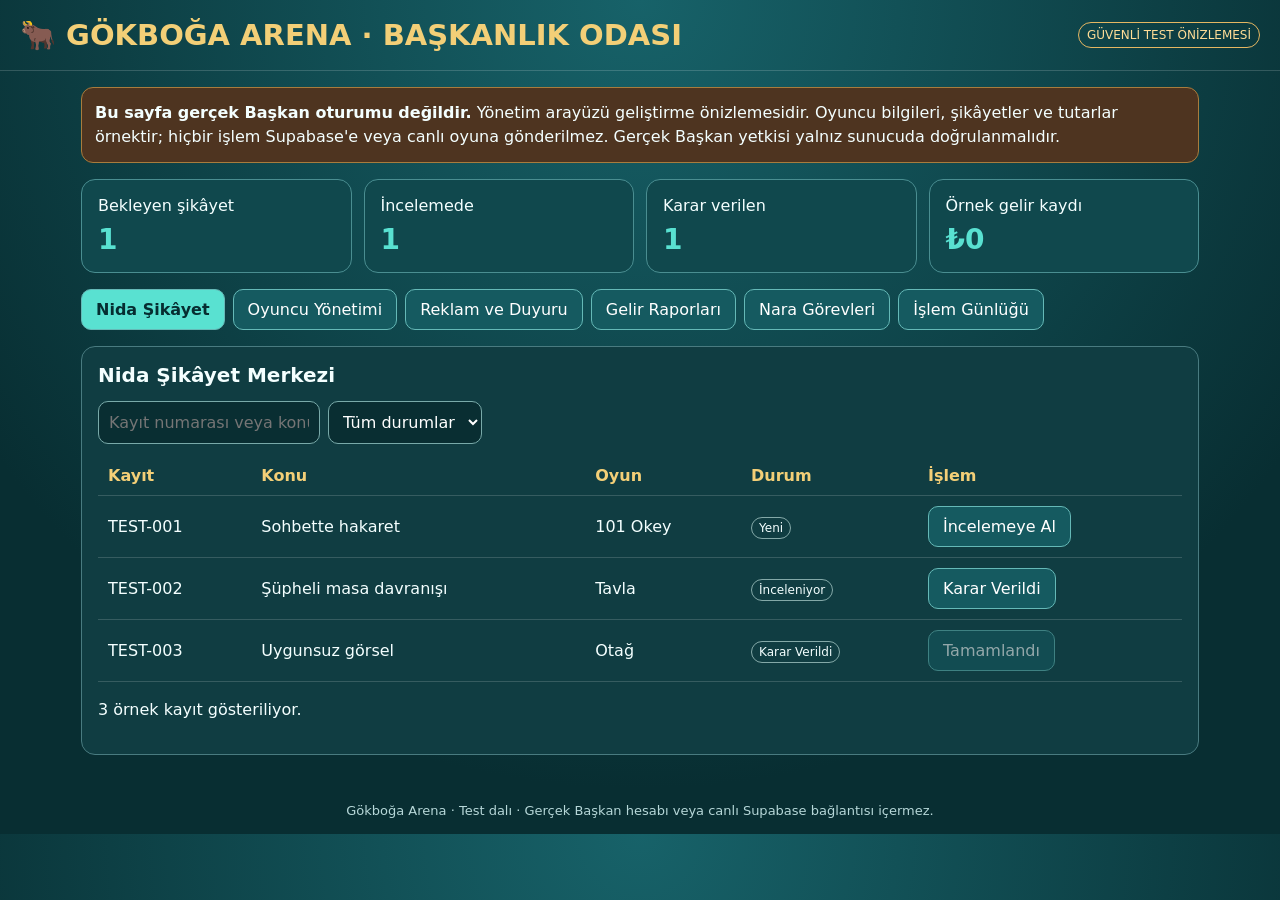
<file: test/Baskanlik-Odasi-v25-onizleme.html>
<!doctype html>
<html lang="tr"><head><meta charset="utf-8"><meta name="viewport" content="width=device-width,initial-scale=1">
<title>Gökboğa Arena — Başkanlık Odası Test</title>
<style>
:root{color-scheme:dark;--bg:#082e32;--panel:#10484d;--accent:#59e1d1;--gold:#f3cf77}
*{box-sizing:border-box}body{margin:0;background:radial-gradient(circle at top,#176269,var(--bg) 75%);font:16px system-ui,sans-serif;color:#f4ffff}
header{padding:18px 20px;border-bottom:1px solid #ffffff2a;display:flex;justify-content:space-between;align-items:center;gap:12px}h1{font-size:clamp(19px,4vw,29px);margin:0;color:var(--gold)}.tag{font-size:12px;color:#ffdd97;border:1px solid #e5b762;padding:5px 8px;border-radius:20px}
main{max-width:1150px;margin:auto;padding:16px}.notice{padding:13px;background:#4e3420;border:1px solid #a87c3d;border-radius:12px;margin-bottom:16px;line-height:1.5}
.grid{display:grid;grid-template-columns:repeat(auto-fit,minmax(210px,1fr));gap:12px}.card{background:var(--panel);border:1px solid #4a8e91;border-radius:14px;padding:16px}.card strong{display:block;font-size:28px;color:var(--accent);margin-top:8px}
nav{display:flex;flex-wrap:wrap;gap:8px;margin:16px 0}button,input,select,textarea{font:inherit;border-radius:10px}button{background:#155a60;color:white;border:1px solid #65b9b7;padding:10px 14px;cursor:pointer}button.active{background:var(--accent);color:#062d31;font-weight:700}button:focus-visible,input:focus-visible{outline:3px solid var(--gold)}button:disabled{opacity:.55;cursor:not-allowed}input,select,textarea{background:#092e32;color:white;border:1px solid #79aaa9;padding:10px;max-width:100%}section{background:#103d42;border:1px solid #497b80;border-radius:14px;padding:16px;margin-bottom:16px}section[hidden]{display:none}h2{font-size:20px;margin:0 0 14px}p{line-height:1.5}label{display:block;margin:8px 0}.tools{display:flex;gap:8px;flex-wrap:wrap;margin-bottom:12px}table{width:100%;border-collapse:collapse;min-width:560px}th,td{text-align:left;padding:10px;border-bottom:1px solid #ffffff29}th{color:var(--gold)}.scroll{overflow:auto}.status{font-size:12px;border:1px solid #84a9a8;border-radius:20px;padding:3px 7px;white-space:nowrap}footer{font-size:13px;color:#b6d7d8;text-align:center;padding:16px}
@media(max-width:600px){header{align-items:flex-start;flex-direction:column}main{padding:10px}table{font-size:13px}}
</style></head><body>
<header><h1>🐂 GÖKBOĞA ARENA · BAŞKANLIK ODASI</h1><span class="tag">GÜVENLİ TEST ÖNİZLEMESİ</span></header>
<main>
<div class="notice" role="status"><b>Bu sayfa gerçek Başkan oturumu değildir.</b> Yönetim arayüzü geliştirme önizlemesidir. Oyuncu bilgileri, şikâyetler ve tutarlar örnektir; hiçbir işlem Supabase'e veya canlı oyuna gönderilmez. Gerçek Başkan yetkisi yalnız sunucuda doğrulanmalıdır.</div>
<div class="grid" aria-label="Örnek gösterge paneli">
<div class="card">Bekleyen şikâyet<strong id="pending">0</strong></div>
<div class="card">İncelemede<strong id="reviewing">0</strong></div>
<div class="card">Karar verilen<strong id="resolved">0</strong></div>
<div class="card">Örnek gelir kaydı<strong>₺0</strong></div>
</div>
<nav aria-label="Yönetim bölümleri">
<button class="active" data-tab="complaints">Nida Şikâyet</button>
<button data-tab="players">Oyuncu Yönetimi</button>
<button data-tab="ads">Reklam ve Duyuru</button>
<button data-tab="revenue">Gelir Raporları</button>
<button data-tab="nara">Nara Görevleri</button>
<button data-tab="audit">İşlem Günlüğü</button>
</nav>
<section id="complaints"><h2>Nida Şikâyet Merkezi</h2>
<div class="tools"><input id="search" aria-label="Şikâyet ara" placeholder="Kayıt numarası veya konu ara"><select id="filter" aria-label="Durum süz"><option value="">Tüm durumlar</option><option>Yeni</option><option>İnceleniyor</option><option>Karar Verildi</option></select></div>
<div class="scroll"><table><thead><tr><th>Kayıt</th><th>Konu</th><th>Oyun</th><th>Durum</th><th>İşlem</th></tr></thead><tbody id="rows"></tbody></table></div>
<p id="result" aria-live="polite"></p>
</section>
<section id="players" hidden><h2>Oyuncu Yönetimi</h2><p>Oyuncu arama, uyarı, susturma ve engelleme işlemleri için sunucu yetkisi, gerekçe ve denetim kaydı gerekir.</p><button disabled>Gerçek oyuncu araması — bağlantı bekliyor</button></section>
<section id="ads" hidden><h2>Reklam ve Duyuru</h2><p>Normal duyuru ve ücretli Mega duyuru için ayrı yayın kuyrukları planlandı. Canlı yayına gönderme bu önizlemede kapalıdır.</p><label>Örnek duyuru metni <textarea id="announcement" rows="3" style="width:100%" maxlength="240" placeholder="Duyuru metni"></textarea></label><button id="preview">Önizle</button><p id="adpreview" aria-live="polite"></p></section>
<section id="revenue" hidden><h2>Gelir Raporları</h2><p>Reklam ödemeleri, çip satışları, slot gelirleri ve iadeler ayrı kalemlerde izlenmeli. Gerçek finansal veriler bağlı değil.</p></section>
<section id="nara" hidden><h2>Nara Görevleri</h2><p>Nara yalnız öneri ve taslak üretebilir; hesap engelleme, para hareketi ve ceza işlemleri Başkan onayı ve sunucu denetimi olmadan uygulanmamalıdır.</p></section>
<section id="audit" hidden><h2>Önizleme İşlem Günlüğü</h2><div class="scroll"><table><thead><tr><th>Saat</th><th>İşlem</th></tr></thead><tbody id="log"></tbody></table></div><p>Bu günlük yalnız bu sayfa açıkken bellekte tutulur.</p></section>
</main><footer>Gökboğa Arena · Test dalı · Gerçek Başkan hesabı veya canlı Supabase bağlantısı içermez.</footer>
<script>
"use strict";
const tickets=[{id:"TEST-001",topic:"Sohbette hakaret",game:"101 Okey",status:"Yeni"},{id:"TEST-002",topic:"Şüpheli masa davranışı",game:"Tavla",status:"İnceleniyor"},{id:"TEST-003",topic:"Uygunsuz görsel",game:"Otağ",status:"Karar Verildi"}];
const $=id=>document.getElementById(id);const events=[];
function log(action){events.unshift({time:new Date().toLocaleTimeString("tr-TR"),action});$("log").replaceChildren(...events.map(e=>{const tr=document.createElement("tr");for(const value of [e.time,e.action]){const td=document.createElement("td");td.textContent=value;tr.append(td)}return tr}))}
function render(){for(const [id,s] of [["pending","Yeni"],["reviewing","İnceleniyor"],["resolved","Karar Verildi"]])$(id).textContent=tickets.filter(t=>t.status===s).length;
const q=$("search").value.trim().toLocaleLowerCase("tr-TR"),f=$("filter").value;const visible=tickets.filter(t=>(!f||t.status===f)&&(t.id.toLocaleLowerCase("tr-TR").includes(q)||t.topic.toLocaleLowerCase("tr-TR").includes(q)));
$("rows").replaceChildren(...visible.map(t=>{const tr=document.createElement("tr");for(const v of [t.id,t.topic,t.game]){const td=document.createElement("td");td.textContent=v;tr.append(td)}const td=document.createElement("td");const badge=document.createElement("span");badge.className="status";badge.textContent=t.status;td.append(badge);tr.append(td);const actions=document.createElement("td");const btn=document.createElement("button");btn.textContent=t.status==="Yeni"?"İncelemeye Al":t.status==="İnceleniyor"?"Karar Verildi":"Tamamlandı";btn.disabled=t.status==="Karar Verildi";btn.addEventListener("click",()=>{t.status=t.status==="Yeni"?"İnceleniyor":"Karar Verildi";log(t.id+" örnek durum değişti: "+t.status);render()});actions.append(btn);tr.append(actions);return tr}));
$("result").textContent=visible.length+" örnek kayıt gösteriliyor."}
for(const b of document.querySelectorAll("nav button"))b.addEventListener("click",()=>{document.querySelectorAll("nav button").forEach(x=>x.classList.toggle("active",x===b));document.querySelectorAll("main section").forEach(x=>x.hidden=x.id!==b.dataset.tab)});
$("search").addEventListener("input",render);$("filter").addEventListener("change",render);
$("preview").addEventListener("click",()=>{$("adpreview").textContent="ÖNİZLEME: "+($("announcement").value.trim()||"Metin girilmedi.");log("Duyuru taslağı önizlendi")});
render();
</script></body></html>
</file>
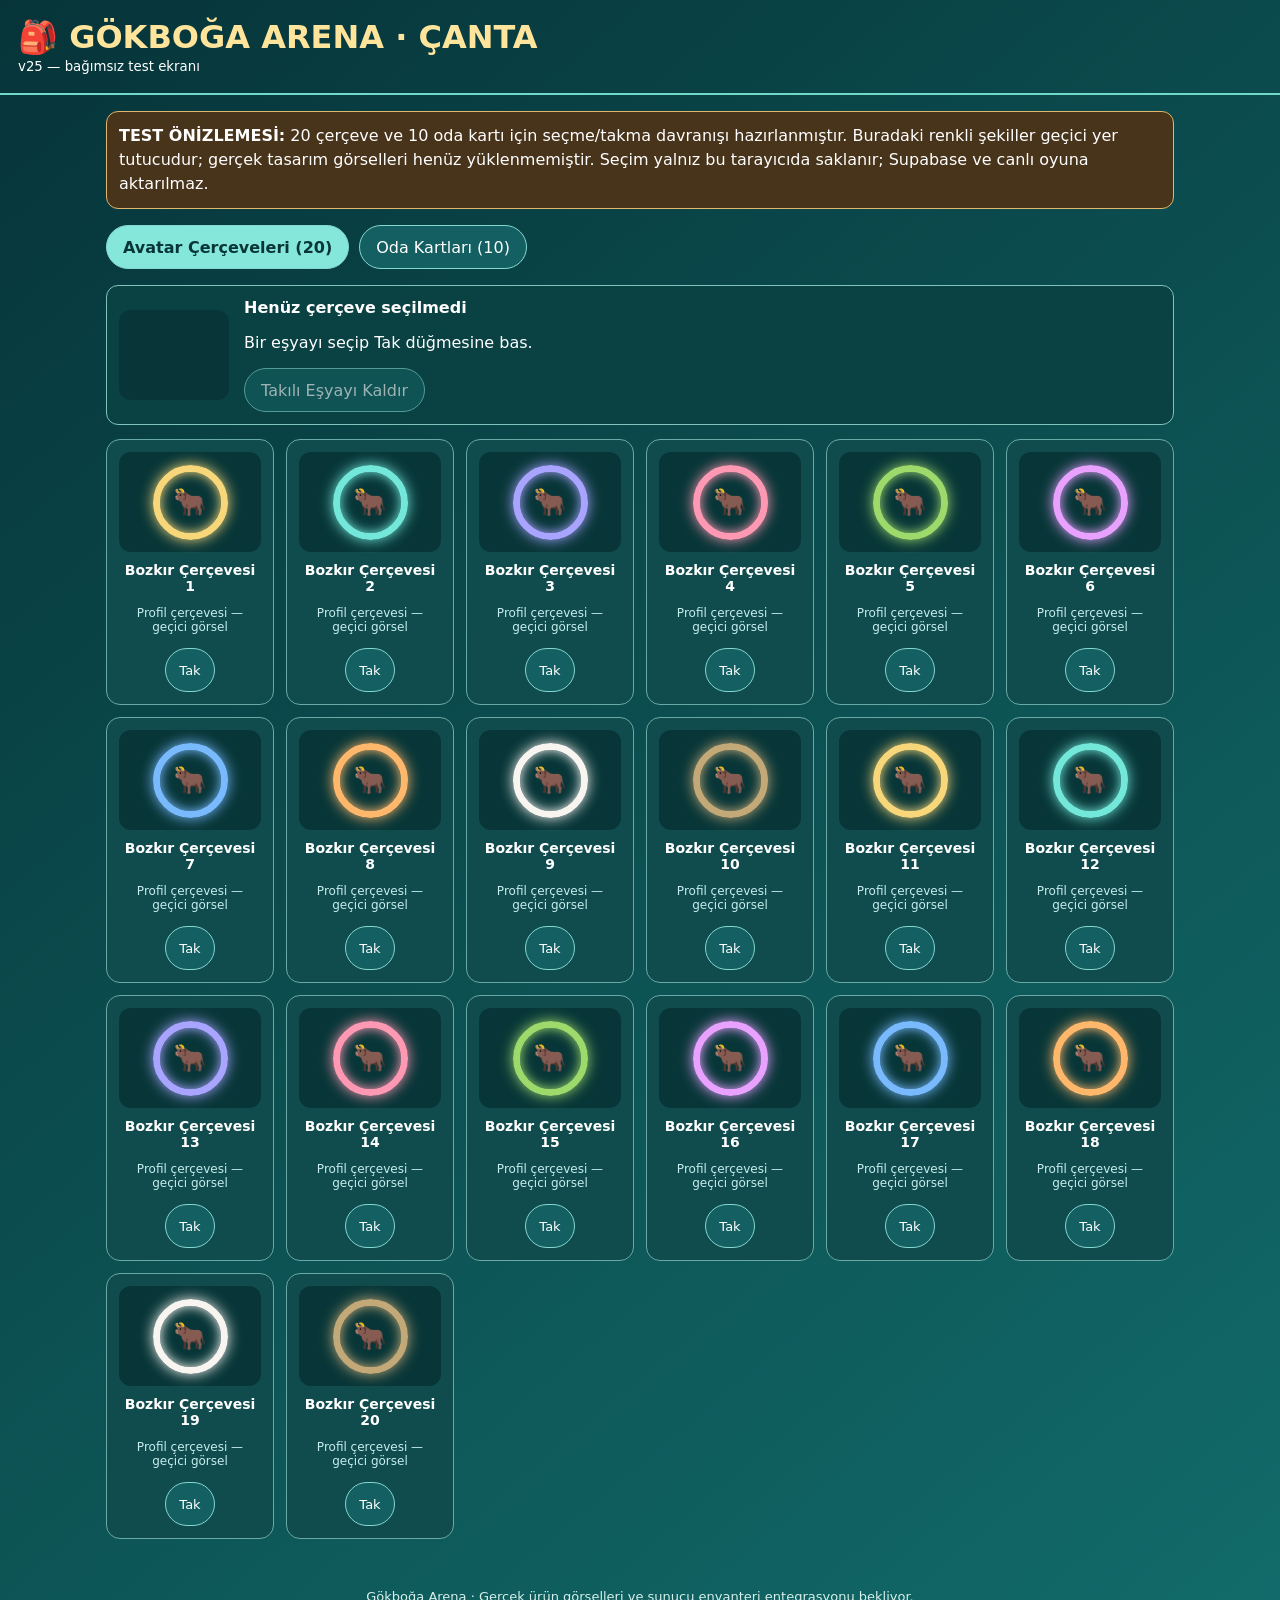
<file: test/Canta-v25-onizleme.html>
<!doctype html><html lang="tr"><head><meta charset="utf-8"><meta name="viewport" content="width=device-width,initial-scale=1"><title>Gökboğa Arena — Çanta Test</title><style>
:root{color-scheme:dark;font-family:system-ui,sans-serif}*{box-sizing:border-box}body{margin:0;background:linear-gradient(140deg,#063439,#126b6a);color:white;min-height:100vh}header{padding:18px;border-bottom:2px solid #71d9c8}h1{margin:0;color:#ffe49c;font-size:clamp(22px,5vw,32px)}main{max-width:1100px;margin:auto;padding:16px}.warn{background:#48331b;border:1px solid #e2b66c;border-radius:12px;padding:12px;line-height:1.5}.tabs{display:flex;gap:10px;margin:16px 0;flex-wrap:wrap}button{background:#145f61;color:white;border:1px solid #84d8d0;border-radius:999px;padding:10px 16px;font:inherit;cursor:pointer;min-height:44px}button[aria-selected=true],button.active{background:#85e7da;color:#083536;font-weight:700}button:focus-visible{outline:3px solid #ffdf91}button:disabled{opacity:.6}.grid{display:grid;grid-template-columns:repeat(auto-fill,minmax(150px,1fr));gap:12px}.item{background:#104b4d;border:1px solid #69aaa7;border-radius:14px;padding:12px;text-align:center}.art{height:100px;display:grid;place-items:center;background:#083638;border-radius:12px;margin-bottom:10px}.frame{width:75px;height:75px;border:7px solid var(--color);border-radius:50%;box-shadow:0 0 14px var(--color),inset 0 0 12px var(--color);display:grid;place-items:center;font-size:27px}.room{width:105px;height:72px;border:5px solid var(--color);border-radius:12px;background:linear-gradient(130deg,#124f50,#0a2629);display:grid;place-items:center;font-size:27px}.item h3{font-size:14px;margin:8px 0}.item p{font-size:12px;color:#c6eeee;min-height:30px}.item button{font-size:13px;padding:7px 13px}.preview{border:1px solid #81c4bd;background:#0a4143;border-radius:12px;padding:12px;margin-bottom:14px;display:flex;align-items:center;gap:15px;flex-wrap:wrap}.preview .art{height:90px;width:110px;margin:0}.status{color:#ffe59d}footer{padding:18px;text-align:center;font-size:13px;color:#d5efeb}</style></head><body>
<header><h1>🎒 GÖKBOĞA ARENA · ÇANTA</h1><small>v25 — bağımsız test ekranı</small></header><main>
<div class="warn"><strong>TEST ÖNİZLEMESİ:</strong> 20 çerçeve ve 10 oda kartı için seçme/takma davranışı hazırlanmıştır. Buradaki renkli şekiller geçici yer tutucudur; gerçek tasarım görselleri henüz yüklenmemiştir. Seçim yalnız bu tarayıcıda saklanır; Supabase ve canlı oyuna aktarılmaz.</div>
<div class="tabs" role="tablist" aria-label="Çanta kategorileri"><button id="tab-frame" role="tab" aria-selected="true">Avatar Çerçeveleri (20)</button><button id="tab-room" role="tab" aria-selected="false">Oda Kartları (10)</button></div>
<div class="preview" aria-live="polite"><div class="art" id="selected-art" aria-hidden="true"></div><div><strong id="selected-name">Henüz çerçeve seçilmedi</strong><p id="selected-note">Bir eşyayı seçip Tak düğmesine bas.</p><button id="remove">Takılı Eşyayı Kaldır</button></div></div>
<div id="grid" class="grid" aria-label="Çanta eşyaları"></div><p id="message" class="status" role="status"></p>
</main><footer>Gökboğa Arena · Gerçek ürün görselleri ve sunucu envanteri entegrasyonu bekliyor.</footer>
<script>
"use strict";
const palette=["#f7d77a","#73e8da","#a8a4ff","#ff98b3","#9ed96b","#e8a1ff","#79baff","#ffb86b","#f8f4f0","#c3a878"];
const frames=Array.from({length:20},(_,i)=>({id:"avatar-frame-"+String(i+1).padStart(2,"0"),name:"Bozkır Çerçevesi "+(i+1),color:palette[i%10],type:"frame"}));
const rooms=Array.from({length:10},(_,i)=>({id:"room-card-"+String(i+1).padStart(2,"0"),name:"Oda Kartı "+(i+1),color:palette[i],type:"room"}));
const key="gokboga-canta-v25-preview";let state={frame:null,room:null};try{const s=JSON.parse(localStorage.getItem(key)||"{}");if(s&&typeof s==="object"){state.frame=frames.some(x=>x.id===s.frame)?s.frame:null;state.room=rooms.some(x=>x.id===s.room)?s.room:null}}catch(_){}
let tab="frame";const $=id=>document.getElementById(id);function save(){try{localStorage.setItem(key,JSON.stringify(state))}catch(_){$("message").textContent="Tarayıcı depolama kapalı: seçim yalnız bu oturumda korunur."}}
function art(item){const outer=document.createElement("div");outer.className=item.type==="frame"?"frame":"room";outer.style.setProperty("--color",item.color);outer.textContent=item.type==="frame"?"🐂":"🏕️";return outer}
function render(){const items=tab==="frame"?frames:rooms;for(const kind of ["frame","room"])$("tab-"+kind).setAttribute("aria-selected",String(kind===tab));const selected=items.find(x=>x.id===state[tab]);$("selected-art").replaceChildren(...(selected?[art(selected)]:[]));$("selected-name").textContent=selected?selected.name:"Henüz "+(tab==="frame"?"çerçeve":"oda kartı")+" seçilmedi";$("selected-note").textContent=selected?"Seçim bu tarayıcıda kayıtlıdır.":"Bir eşyayı seçip Tak düğmesine bas.";$("remove").disabled=!selected;
$("grid").replaceChildren(...items.map(item=>{const card=document.createElement("article");card.className="item";const visual=document.createElement("div");visual.className="art";visual.append(art(item));const title=document.createElement("h3");title.textContent=item.name;const desc=document.createElement("p");desc.textContent=item.type==="frame"?"Profil çerçevesi — geçici görsel":"Masa teması — geçici görsel";const button=document.createElement("button");const active=state[tab]===item.id;button.textContent=active?"✓ Takılı":"Tak";button.className=active?"active":"";button.disabled=active;button.setAttribute("aria-label",item.name+" "+(active?"takılı":"tak"));button.addEventListener("click",()=>{state[tab]=item.id;save();$("message").textContent=item.name+" seçildi (yalnız test).";render()});card.append(visual,title,desc,button);return card}))}
for(const kind of ["frame","room"])$("tab-"+kind).addEventListener("click",()=>{tab=kind;$("message").textContent="";render()});$("remove").addEventListener("click",()=>{state[tab]=null;save();$("message").textContent="Eşya çıkarıldı.";render()});render();
</script></body></html>
</file>
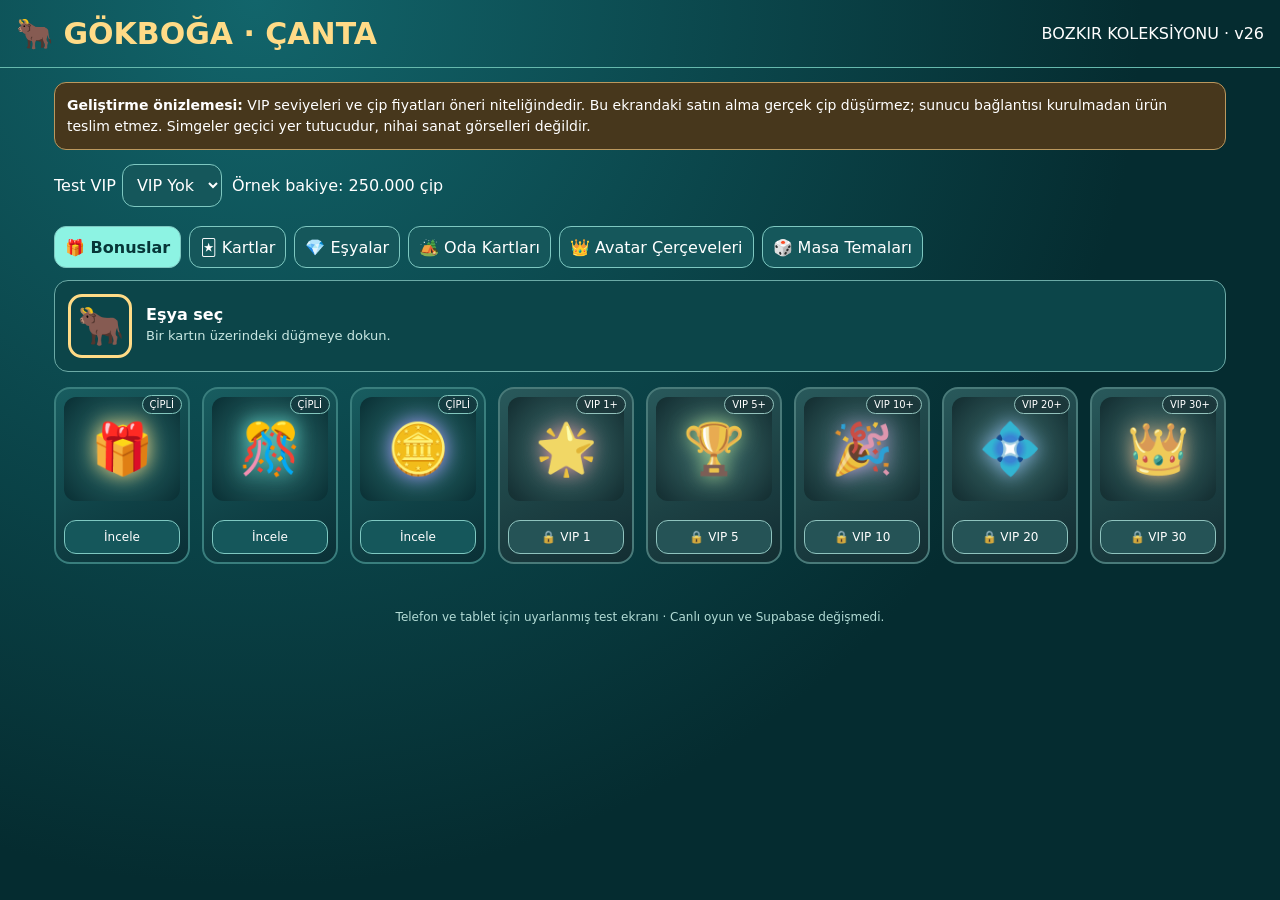
<file: test/Canta-v26-koleksiyon.html>
<!doctype html><html lang="tr"><head><meta charset="utf-8"><meta name="viewport" content="width=device-width,initial-scale=1"><title>Gökboğa Arena — Çanta v26</title><style>
:root{color-scheme:dark;font-family:system-ui,sans-serif;--gold:#ffdb87;--mint:#8df3e3}*{box-sizing:border-box}body{margin:0;color:#fff;background:radial-gradient(circle at 20% 0%,#12656b,#052c30 65%);min-height:100vh}header{padding:16px;border-bottom:1px solid #66b9ad;display:flex;align-items:center;justify-content:space-between;gap:12px;flex-wrap:wrap}h1{margin:0;font-size:clamp(20px,4vw,30px);color:var(--gold)}main{max-width:1200px;margin:auto;padding:14px}.notice{padding:12px;border:1px solid #bb985e;background:#47371c;border-radius:12px;font-size:14px;line-height:1.5}.controls{display:flex;align-items:center;gap:10px;flex-wrap:wrap;margin:14px 0}.controls label{display:flex;align-items:center;gap:6px}select,button{font:inherit;color:#fff;background:#15575b;border:1px solid #7ec8c1;border-radius:12px;padding:10px;min-height:42px}button{cursor:pointer}button:focus-visible,select:focus-visible{outline:3px solid var(--gold)}button.active{background:var(--mint);color:#073638;font-weight:750}.tabs{display:flex;gap:8px;overflow-x:auto;padding:5px 0 12px;scrollbar-width:thin}.tabs button{flex:0 0 auto}.summary{display:flex;align-items:center;gap:14px;padding:13px;background:#0c4549;border:1px solid #6caaa6;border-radius:14px;margin-bottom:15px;min-height:90px}.summary .emblem{width:64px;height:64px;display:grid;place-items:center;font-size:38px;border-radius:14px;border:3px solid var(--gold)}.summary p{margin:4px 0;font-size:13px;color:#c8e7e2}.grid{display:grid;grid-template-columns:repeat(auto-fill,minmax(132px,1fr));gap:12px}.tile{position:relative;border:2px solid #397e7d;border-radius:16px;background:linear-gradient(155deg,#185d60,#0a3036);padding:8px;min-height:177px;display:flex;flex-direction:column;justify-content:space-between;align-items:center}.tile.owned{border-color:var(--gold)}.tile.locked{filter:saturate(.7)}.art{width:100%;height:104px;display:grid;place-items:center;border-radius:12px;background:radial-gradient(circle,#2c7272,#092e33);overflow:hidden}.frame{width:83px;height:83px;border-radius:50%;border:8px double var(--tone);box-shadow:0 0 17px var(--tone),inset 0 0 12px var(--tone);display:grid;place-items:center;font-size:29px}.cardart{width:100px;height:77px;border:5px ridge var(--tone);border-radius:12px;box-shadow:0 0 13px #0009;display:grid;place-items:center;font-size:34px;background:linear-gradient(135deg,#17545d,#0b252e)}.token{font-size:50px;filter:drop-shadow(0 0 10px var(--tone))}.flag{position:absolute;right:6px;top:6px;border-radius:20px;padding:3px 7px;background:#143a40dd;border:1px solid #83c7be;font-size:10px}.tile button{width:100%;font-size:12px;padding:6px 3px;min-height:34px}.tile button:disabled{opacity:.65;cursor:not-allowed}.tiny{font-size:12px;color:#bce6df;margin:12px 0}footer{text-align:center;padding:20px;font-size:12px;color:#b3dcd6}@media(max-width:440px){.grid{grid-template-columns:repeat(3,minmax(0,1fr));gap:7px}.tile{min-height:151px;padding:5px}.art{height:87px}.frame{width:65px;height:65px}.cardart{width:80px;height:62px}.tile button{font-size:11px}}
</style></head><body><header><h1>🐂 GÖKBOĞA · ÇANTA</h1><span>BOZKIR KOLEKSİYONU · v26</span></header><main>
<div class="notice"><strong>Geliştirme önizlemesi:</strong> VIP seviyeleri ve çip fiyatları öneri niteliğindedir. Bu ekrandaki satın alma gerçek çip düşürmez; sunucu bağlantısı kurulmadan ürün teslim etmez. Simgeler geçici yer tutucudur, nihai sanat görselleri değildir.</div>
<div class="controls"><label>Test VIP <select id="vip"><option value="0">VIP Yok</option><option value="1">VIP 1</option><option value="5">VIP 5</option><option value="10">VIP 10</option><option value="20">VIP 20</option><option value="30">VIP 30</option><option value="40">VIP 40</option><option value="50">VIP 50</option><option value="60">VIP 60</option></select></label><span id="balance" aria-live="polite">Örnek bakiye: 250.000 çip</span></div>
<div class="tabs" id="tabs" role="tablist" aria-label="Çanta kategorileri"></div>
<div class="summary" aria-live="polite"><div class="emblem" id="selectedArt" aria-hidden="true">🐂</div><div><strong id="selectedName">Eşya seç</strong><p id="selectedInfo">Bir kartın üzerindeki düğmeye dokun.</p><p id="selectedStatus"></p></div></div>
<div class="grid" id="grid"></div><p class="tiny" id="feedback" role="status"></p></main><footer>Telefon ve tablet için uyarlanmış test ekranı · Canlı oyun ve Supabase değişmedi.</footer>
<script>
"use strict";
const categories=[["bonus","🎁 Bonuslar"],["cards","🃏 Kartlar"],["items","💎 Eşyalar"],["rooms","🏕️ Oda Kartları"],["frames","👑 Avatar Çerçeveleri"],["tables","🎲 Masa Temaları"]];
const tones=["#f5d47d","#75eadc","#ad9aff","#ff8b9c","#a1db79","#dca3ff","#81b8ff","#ffb16d","#f2e9e0","#b7a17a"];
const tiers=[0,0,0,1,5,10,20,30,40,60];const costs=[10000,18000,30000,45000,65000,90000,130000,180000,250000,400000];
const sets=[
["bonus",["🎁","🎊","🪙","🌟","🏆","🎉","💠","👑"],"Bonus"],
["cards",["🃏","🎴","🀄","🪄","🐺","🦅","🐂","👑","💠","🏆"],"Kart"],
["items",["💎","🪙","🗝️","🏺","📿","⚔️","🛡️","🏹","🔱","👑"],"Eşya"],
["rooms",["🏕️","🌄","🏰","🌙","🐺","🦅","🐂","🔥","💠","👑"],"Oda Kartı"],
["frames",Array.from({length:20},(_,i)=>["🐂","🐺","🦅","👑","💠"][i%5]),"Çerçeve"],
["tables",["🎲","🀄","🏕️","🌄","🌙","🔥","🐺","🦅","🐂","👑"],"Masa Teması"]];
const items=sets.flatMap(([category,icons,noun])=>icons.map((emoji,i)=>({id:category+"-"+String(i+1).padStart(2,"0"),category,emoji,name:noun+" "+(i+1),vip:category==="frames"?tiers[Math.floor(i/2)]:tiers[i%10],cost:costs[i%10],tone:tones[i%10]})));
let category="bonus",vip=0,selected=null;const $=id=>document.getElementById(id);
function art(item){const a=document.createElement("div");a.style.setProperty("--tone",item.tone);a.className=item.category==="frames"?"frame":item.category==="rooms"||item.category==="tables"?"cardart":"token";a.textContent=item.emoji;return a}
function show(item){selected=item;$("selectedArt").textContent=item.emoji;$("selectedName").textContent=item.name;$("selectedInfo").textContent=item.vip?"VIP "+item.vip+" ve üzeri · "+item.cost.toLocaleString("tr-TR")+" çip":"VIP gerekmiyor · "+item.cost.toLocaleString("tr-TR")+" çip";$("selectedStatus").textContent=vip<item.vip?"Kilitli: VIP "+item.vip+" gerekli":"VIP koşulu sağlandı · satın alma sunucusu bağlı değil"}
function render(){const t=$("tabs");t.replaceChildren(...categories.map(([id,label])=>{const b=document.createElement("button");b.textContent=label;b.className=id===category?"active":"";b.setAttribute("role","tab");b.setAttribute("aria-selected",String(id===category));b.addEventListener("click",()=>{category=id;render()});return b}));
$("grid").replaceChildren(...items.filter(x=>x.category===category).map(item=>{const tile=document.createElement("article");tile.className="tile"+(vip<item.vip?" locked":"");const pic=document.createElement("div");pic.className="art";pic.append(art(item));const flag=document.createElement("span");flag.className="flag";flag.textContent=item.vip?"VIP "+item.vip+"+":"ÇİPLİ";const btn=document.createElement("button");btn.textContent=vip<item.vip?"🔒 VIP "+item.vip:"İncele";btn.setAttribute("aria-label",item.name+", "+(item.vip?"VIP "+item.vip+" gerektirir":"VIP gerektirmez")+", "+item.cost.toLocaleString("tr-TR")+" çip");btn.addEventListener("click",()=>{show(item);$("feedback").textContent="Bu bir test önizlemesidir; gerçek satın alma yapılmadı."});tile.append(pic,flag,btn);return tile}));if(selected)show(selected)}
$("vip").addEventListener("change",e=>{vip=Number(e.target.value);render();$("feedback").textContent="Test VIP seviyesi değiştirildi. Gerçek oyuncu VIP kaydı etkilenmedi."});render();
</script></body></html>
</file>
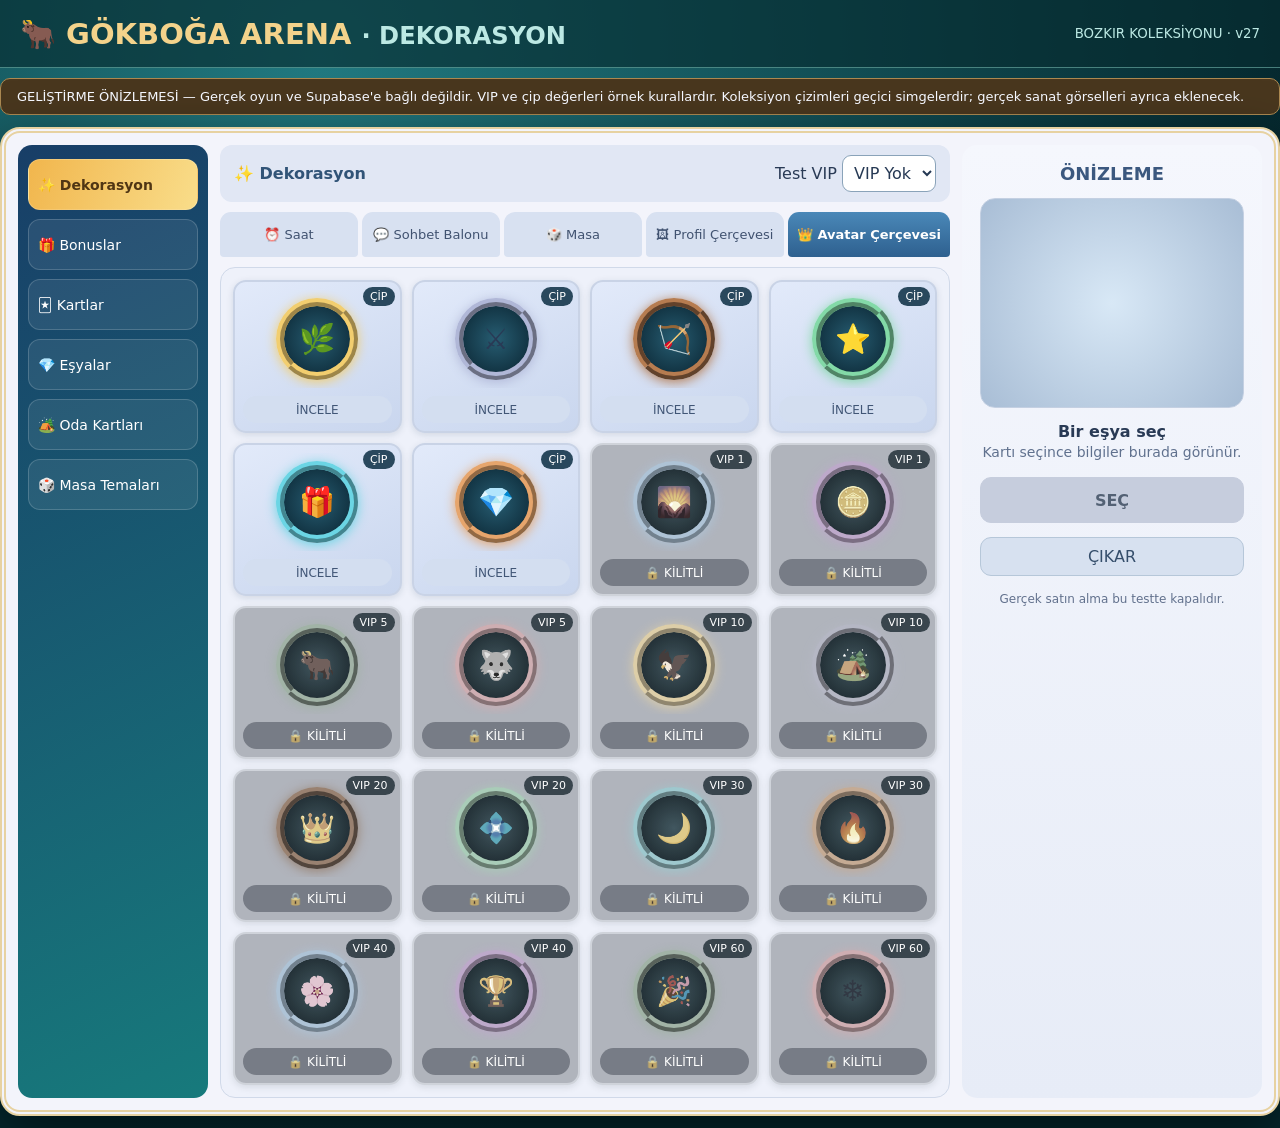
<file: test/Dekorasyon-v27-profesyonel.html>
<!doctype html>
<html lang="tr"><head><meta charset="utf-8"><meta name="viewport" content="width=device-width,initial-scale=1"><title>Gökboğa Arena — Dekorasyon v27</title>
<style>
:root{color-scheme:dark;--gold:#f4d38b;--turq:#83e5d8;--ink:#092f35}*{box-sizing:border-box}body{margin:0;background:radial-gradient(ellipse at 25% 5%,#217980,#05282e 72%);color:#f6f8ff;font-family:system-ui,sans-serif;min-height:100vh}button,select{font:inherit}button{cursor:pointer;border:1px solid #83c8c3;color:white;background:#195c63;border-radius:11px;padding:9px}button:focus-visible,select:focus-visible{outline:3px solid var(--gold)}header{height:68px;display:flex;align-items:center;justify-content:space-between;padding:12px 20px;border-bottom:1px solid #87d1c680;background:#072c31a8}h1{font-size:clamp(19px,3vw,29px);margin:0;color:var(--gold)}header small{color:#bce9e4}.notice{max-width:1400px;margin:10px auto;padding:10px 16px;background:#49371e;border:1px solid #ac8951;border-radius:10px;font-size:13px}.shell{max-width:1400px;min-height:680px;margin:12px auto;padding:12px;display:grid;grid-template-columns:190px minmax(0,1fr) 300px;gap:12px;background:#f3f4fb;border:6px double #e7d2a1;border-radius:20px;box-shadow:0 18px 55px #0008;color:#293a55}.sidebar{border-radius:14px;background:linear-gradient(155deg,#183e67,#177a7c);padding:14px 10px;display:flex;flex-direction:column;gap:9px}.sidebar h2{font-size:16px;color:#fff2b8;margin:0 0 10px;padding:10px}.sidebar button{text-align:left;background:#ffffff13;border:1px solid #ffffff2c;border-radius:12px;min-height:51px;font-size:14px}.sidebar button.active{background:linear-gradient(110deg,#f1b64d,#f9dd8a);color:#503614;font-weight:800}.center{min-width:0;display:flex;flex-direction:column}.topbar{display:flex;justify-content:space-between;align-items:center;gap:12px;padding:10px 14px;background:#e1e7f4;border-radius:12px;margin-bottom:10px;flex-wrap:wrap}.topbar strong{color:#315477}.topbar select{border:1px solid #8aa3b9;border-radius:9px;padding:7px;background:#fff;color:#263954}.subtabs{display:flex;gap:4px;overflow-x:auto;padding-bottom:10px}.subtabs button{white-space:nowrap;background:#d8e1f1;border:0;border-radius:11px 11px 4px 4px;color:#405270;font-size:13px;min-height:45px;flex:1}.subtabs button.active{background:linear-gradient(#4a88b8,#2e608f);color:#fff;font-weight:800}.collection{background:#eef1fa;border:1px solid #d0d9e9;border-radius:15px;padding:12px;flex:1}.grid{display:grid;grid-template-columns:repeat(4,minmax(0,1fr));gap:10px}.item{position:relative;border:2px solid #c9d3e6;background:linear-gradient(155deg,#e2eafa,#c9d6ee);border-radius:13px;padding:8px;min-height:153px;display:flex;flex-direction:column;align-items:center;justify-content:space-between;box-shadow:0 2px 7px #102c4420}.item.active{border-color:#efb747;box-shadow:0 0 0 3px #ffe4a5,0 5px 12px #81621c55}.item.locked{filter:grayscale(.6);background:#abb4c9}.visual{height:98px;width:100%;display:grid;place-items:center;overflow:hidden}.frame{width:82px;height:82px;border:8px ridge var(--tone);border-radius:50%;display:grid;place-items:center;background:radial-gradient(circle,#275d72,#0a2431);font-size:29px;box-shadow:0 2px 12px var(--tone)}.plate{width:100%;max-width:130px;height:84px;border:6px ridge var(--tone);border-radius:14px;background:linear-gradient(125deg,#14646e,#1b324f);display:grid;place-items:center;font-size:37px;box-shadow:0 2px 12px #0004}.symbol{font-size:54px;filter:drop-shadow(0 4px 6px #324e6977)}.corner{position:absolute;right:5px;top:5px;font-size:11px;color:white;background:#29485d;border-radius:20px;padding:3px 7px}.item button{width:100%;border-radius:20px;background:#d3def0;color:#415676;border:0;padding:5px;font-size:12px;min-height:27px}.item.active button{background:#eac36d;color:#493714;font-weight:800}.item.locked button{background:#707d94;color:white}.preview{background:linear-gradient(#f5f7fd,#e7ecf7);border-radius:15px;padding:18px;display:flex;flex-direction:column;align-items:center;gap:14px;text-align:center}.preview h2{font-size:18px;color:#3b587f;margin:0}.hero{width:100%;height:210px;border:1px solid #c4d0e2;border-radius:15px;background:radial-gradient(circle,#d8e8f6,#a8bdd5);display:grid;place-items:center}.hero .frame{width:145px;height:145px;font-size:55px;border-width:12px}.hero .plate{max-width:220px;height:140px;font-size:66px}.hero .symbol{font-size:90px}.detail{font-size:14px;color:#60718e;line-height:1.6}.preview .action{width:100%;background:linear-gradient(#f4d684,#e2ad4d);color:#453514;border:1px solid #d1a33f;font-weight:800;min-height:46px}.preview .action:disabled{background:#c6cddd;color:#536174;border-color:#c6cddd;cursor:not-allowed}.preview .secondary{width:100%;background:#d7e1f0;color:#354e6b;border:1px solid #b6c7d9}.foot{color:#62718d;font-size:12px;line-height:1.5}.sr{position:absolute;width:1px;height:1px;overflow:hidden;clip:rect(0,0,0,0)}@media(max-width:950px){.shell{grid-template-columns:145px minmax(0,1fr);margin:8px}.preview{grid-column:1/-1;flex-direction:row;flex-wrap:wrap;justify-content:center}.hero{width:170px;height:140px}.hero .frame{width:110px;height:110px}.hero .plate{max-width:145px;height:110px}.preview .action,.preview .secondary{width:auto;min-width:135px}.grid{grid-template-columns:repeat(4,minmax(0,1fr))}}@media(max-width:570px){.shell{display:block;padding:7px;border-width:3px}.sidebar{flex-direction:row;overflow-x:auto;margin-bottom:8px;padding:7px}.sidebar h2{display:none}.sidebar button{flex:0 0 auto;min-height:42px}.grid{grid-template-columns:repeat(3,minmax(0,1fr));gap:7px}.item{min-height:134px;padding:5px}.visual{height:83px}.frame{width:67px;height:67px}.plate{height:67px}.subtabs button{flex:0 0 auto}.preview{margin-top:10px}.hero{width:130px;height:120px}.hero .frame{width:92px;height:92px}.hero .plate{height:85px}.notice{margin:8px;font-size:12px}header{height:auto;min-height:62px}}
</style></head><body>
<header><h1>🐂 GÖKBOĞA ARENA <small>· DEKORASYON</small></h1><small>BOZKIR KOLEKSİYONU · v27</small></header>
<div class="notice">GELİŞTİRME ÖNİZLEMESİ — Gerçek oyun ve Supabase'e bağlı değildir. VIP ve çip değerleri örnek kurallardır. Koleksiyon çizimleri geçici simgelerdir; gerçek sanat görselleri ayrıca eklenecek.</div>
<main class="shell"><aside class="sidebar" id="categories"><h2>🎒 ÇANTA</h2></aside>
<div class="center"><div class="topbar"><strong id="heading">Koleksiyon</strong><label>Test VIP <select id="vip"><option value="0">VIP Yok</option><option value="1">VIP 1</option><option value="5">VIP 5</option><option value="10">VIP 10</option><option value="20">VIP 20</option><option value="30">VIP 30</option><option value="40">VIP 40</option><option value="50">VIP 50</option><option value="60">VIP 60</option></select></label></div><nav class="subtabs" id="subtabs" aria-label="Dekorasyon türleri"></nav><section class="collection"><div class="grid" id="grid"></div></section></div>
<aside class="preview"><h2>ÖNİZLEME</h2><div class="hero" id="hero" aria-hidden="true"></div><div><strong id="name">Bir eşya seç</strong><div class="detail" id="detail">Kartı seçince bilgiler burada görünür.</div></div><button class="action" id="action" disabled>SEÇ</button><button class="secondary" id="remove" disabled>ÇIKAR</button><div class="foot" id="message" role="status">Gerçek satın alma bu testte kapalıdır.</div></aside></main>
<script>
"use strict";
const defs=[["decor","✨ Dekorasyon",["⏰ Saat","💬 Sohbet Balonu","🎲 Masa","🖼 Profil Çerçevesi","👑 Avatar Çerçevesi"]],["bonus","🎁 Bonuslar",["🎁 Bonus","🎊 Kutlama"]],["cards","🃏 Kartlar",["🃏 Oyun Kartı","🎴 Özel Kart"]],["items","💎 Eşyalar",["💎 Koleksiyon","🛡 Süs Eşyası"]],["rooms","🏕️ Oda Kartları",["🏕️ Oda Kartı"]],["tables","🎲 Masa Temaları",["🎲 Masa Teması"]]];
const colors=["#f2ce6f","#b0b7d7","#b67c50","#83d9a7","#6bd5e4","#e6a56c","#92c8f8","#d29ff1","#8dba9a","#f3a3ad"];const emojis=["🐂","🐺","🦅","🏕️","👑","💠","🌙","🔥","🌸","🏆","🎉","❄️","🌿","⚔️","🏹","⭐","🎁","💎","🌄","🪙"];const vipTiers=[0,0,0,1,5,10,20,30,40,60];
const all=defs.flatMap(([cat,,subs])=>subs.flatMap((sub,si)=>Array.from({length:cat==="decor"&&si===4?20:cat==="decor"&&si===3?6:cat==="rooms"||cat==="tables"?10:cat==="decor"?6:8},(_,i)=>({id:cat+"-"+si+"-"+i,cat,sub,idx:i,name:sub+" · "+(i+1),emoji:emojis[(i+si*3)%emojis.length],tone:colors[i%10],vip:vipTiers[Math.min(9,Math.floor(i/(cat==="decor"&&si===4?2:1)))],cost:[10000,20000,35000,50000,75000,100000,150000,200000,300000,500000][i%10]}))));
let cat="decor",sub=defs[0][2][4],vip=0,chosen=null;const equipped={};const $=id=>document.getElementById(id);
function art(item){const e=document.createElement("div");e.style.setProperty("--tone",item.tone);e.className=item.sub.includes("Çerçevesi")?"frame":item.sub.includes("Masa")||item.sub.includes("Oda")?"plate":"symbol";e.textContent=item.emoji;return e}
function selectItem(item){chosen=item;$("hero").replaceChildren(art(item));$("name").textContent=item.name;$("detail").textContent=(item.vip?"VIP "+item.vip+" ve üzeri":"VIP gerekmiyor")+" · "+item.cost.toLocaleString("tr-TR")+" çip";$("action").disabled=false;$("action").textContent=equipped[sub]===item.id?"TAKILI":vip<item.vip?"🔒 VIP "+item.vip+" GEREKLİ":"TAK / EDİN";$("remove").disabled=equipped[sub]!==item.id;$("message").textContent=vip<item.vip?"VIP seviyesi yetersiz.":"Gerçek satın alma bağlı değil; yalnız önizleme yapılır."}
function render(){const c=$("categories");c.replaceChildren(...defs.map(([id,title])=>{const b=document.createElement("button");b.textContent=title;b.className=cat===id?"active":"";b.addEventListener("click",()=>{cat=id;sub=defs.find(x=>x[0]===id)[2][0];chosen=null;render()});return b}));$("heading").textContent=defs.find(x=>x[0]===cat)[1];$("subtabs").replaceChildren(...defs.find(x=>x[0]===cat)[2].map(s=>{const b=document.createElement("button");b.textContent=s;b.className=s===sub?"active":"";b.addEventListener("click",()=>{sub=s;chosen=null;render()});return b}));$("grid").replaceChildren(...all.filter(x=>x.cat===cat&&x.sub===sub).map(item=>{const tile=document.createElement("article");tile.className="item"+(vip<item.vip?" locked":"")+(equipped[sub]===item.id?" active":"");const visual=document.createElement("div");visual.className="visual";visual.append(art(item));const flag=document.createElement("span");flag.className="corner";flag.textContent=item.vip?"VIP "+item.vip:"ÇİP";const b=document.createElement("button");b.textContent=equipped[sub]===item.id?"✓ TAKILI":vip<item.vip?"🔒 KİLİTLİ":"İNCELE";b.setAttribute("aria-label",item.name+", "+(item.vip?"VIP "+item.vip:"VIP gerekmiyor"));b.addEventListener("click",()=>selectItem(item));tile.append(visual,flag,b);return tile}));if(chosen&&chosen.sub===sub)selectItem(chosen);else{$("hero").replaceChildren();$("name").textContent="Bir eşya seç";$("detail").textContent="Kartı seçince bilgiler burada görünür.";$("action").disabled=true;$("remove").disabled=true}}
$("vip").addEventListener("change",e=>{vip=Number(e.target.value);render()});$("action").addEventListener("click",()=>{$("message").textContent="Bu sürümde satın alma ve takma sunucuya bağlı değildir; işlem yapılmadı."});$("remove").addEventListener("click",()=>{$("message").textContent="Bu sürümde canlı eşya değişikliği yapılmaz."});render();
</script></body></html>
</file>
